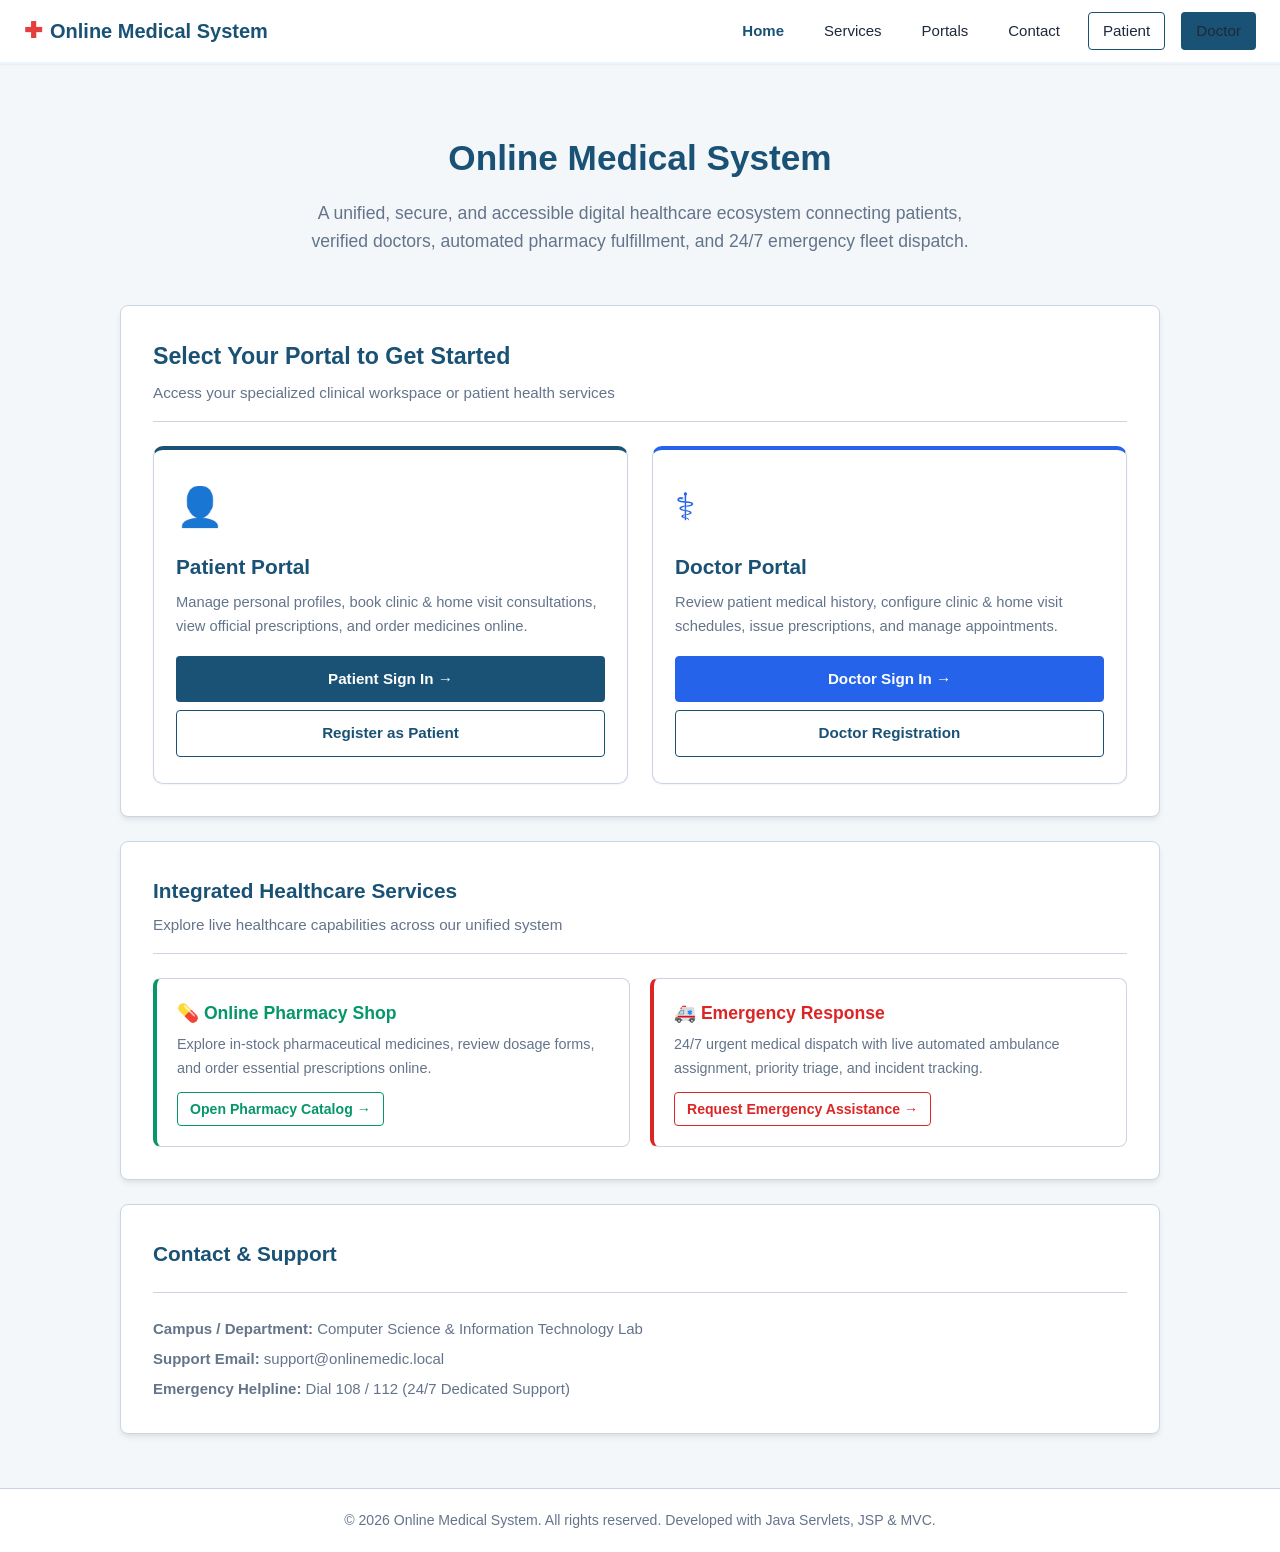
<file: web/index.html>
<!DOCTYPE html>
<html lang="en">
<head>
    <meta charset="UTF-8">
    <meta name="viewport" content="width=device-width, initial-scale=1.0">
    <title>Online Medical System - Home</title>
    <link rel="stylesheet" href="css/style.css">
    <style>
        .portal-grid-2 {
            display: grid;
            grid-template-columns: repeat(auto-fit, minmax(300px, 1fr));
            gap: 24px;
            margin-top: 20px;
        }
        .portal-card {
            border: 1px solid var(--border-color);
            border-radius: 10px;
            padding: 26px 22px;
            background: #fff;
            display: flex;
            flex-direction: column;
            justify-content: space-between;
            transition: all 0.2s ease-in-out;
            box-shadow: var(--shadow-sm);
        }
        .portal-card:hover {
            transform: translateY(-3px);
            box-shadow: var(--shadow-md);
            border-color: var(--primary-color);
        }
        .portal-icon {
            font-size: 2.4rem;
            margin-bottom: 12px;
        }
    </style>
</head>
<body>

    <!-- Header Navigation -->
    <header class="navbar">
        <a href="index.html" class="navbar-brand">
            <span class="cross-icon">&#10010;</span> Online Medical System
        </a>
        <nav>
            <ul class="navbar-nav">
                <li><a href="index.html" class="active">Home</a></li>
                <li><a href="#services">Services</a></li>
                <li><a href="#portals">Portals</a></li>
                <li><a href="#contact">Contact</a></li>
                <li><a href="modules/patient/patient_login.jsp" class="btn btn-outline" style="padding: 6px 14px;">Patient</a></li>
                <li><a href="modules/doctor/doctor_login.jsp" class="btn btn-primary" style="padding: 6px 14px;">Doctor</a></li>
            </ul>
        </nav>
    </header>

    <main class="main-content">
        <!-- Hero Welcome Section -->
        <section class="hero-section">
            <h1 class="hero-title">Online Medical System</h1>
            <p class="hero-lead">
                A unified, secure, and accessible digital healthcare ecosystem connecting patients, verified doctors, automated pharmacy fulfillment, and 24/7 emergency fleet dispatch.
            </p>
        </section>

        <!-- Public Service Portals (Patient & Doctor) -->
        <section class="card" id="portals">
            <div class="card-header text-center">
                <h2 class="page-title" style="font-size: 1.45rem;">Select Your Portal to Get Started</h2>
                <p class="page-subtitle">Access your specialized clinical workspace or patient health services</p>
            </div>

            <div class="portal-grid-2">
                <!-- 1. Patient Portal -->
                <div class="portal-card" style="border-top: 4px solid var(--primary-color);">
                    <div>
                        <div class="portal-icon" style="color: var(--primary-color);">&#128100;</div>
                        <h3 class="role-card-title" style="margin-bottom: 8px;">Patient Portal</h3>
                        <p class="role-card-desc" style="font-size: 0.92rem; margin-bottom: 18px;">
                            Manage personal profiles, book clinic & home visit consultations, view official prescriptions, and order medicines online.
                        </p>
                    </div>
                    <div style="display: flex; flex-direction: column; gap: 8px;">
                        <a href="modules/patient/patient_login.jsp" class="btn btn-primary btn-block">
                            Patient Sign In &rarr;
                        </a>
                        <a href="modules/patient/patient_signup.jsp" class="btn btn-outline btn-block">
                            Register as Patient
                        </a>
                    </div>
                </div>

                <!-- 2. Doctor Portal -->
                <div class="portal-card" style="border-top: 4px solid #2563eb;">
                    <div>
                        <div class="portal-icon" style="color: #2563eb;">&#9877;</div>
                        <h3 class="role-card-title" style="margin-bottom: 8px;">Doctor Portal</h3>
                        <p class="role-card-desc" style="font-size: 0.92rem; margin-bottom: 18px;">
                            Review patient medical history, configure clinic & home visit schedules, issue prescriptions, and manage appointments.
                        </p>
                    </div>
                    <div style="display: flex; flex-direction: column; gap: 8px;">
                        <a href="modules/doctor/doctor_login.jsp" class="btn btn-primary btn-block" style="background: #2563eb; border-color: #2563eb;">
                            Doctor Sign In &rarr;
                        </a>
                        <a href="modules/doctor/doctor_signup.jsp" class="btn btn-outline btn-block">
                            Doctor Registration
                        </a>
                    </div>
                </div>
            </div>
        </section>

        <!-- Integrated Healthcare Services Section -->
        <section class="card" id="services">
            <div class="card-header">
                <h2 class="page-title" style="font-size: 1.3rem;">Integrated Healthcare Services</h2>
                <p class="page-subtitle">Explore live healthcare capabilities across our unified system</p>
            </div>

            <div class="service-grid">
                <div class="service-card" style="border-left-color: #059669;">
                    <h3 style="font-size: 1.1rem; color: #059669; margin-bottom: 6px;">&#128138; Online Pharmacy Shop</h3>
                    <p style="color: var(--text-muted); font-size: 0.9rem; margin-bottom: 12px;">
                        Explore in-stock pharmaceutical medicines, review dosage forms, and order essential prescriptions online.
                    </p>
                    <a href="PharmacyCatalogServlet" class="btn btn-outline" style="padding: 5px 12px; font-size: 0.88rem; color: #059669; border-color: #059669;">
                        Open Pharmacy Catalog &rarr;
                    </a>
                </div>

                <div class="service-card" style="border-left-color: #dc2626;">
                    <h3 style="font-size: 1.1rem; color: #dc2626; margin-bottom: 6px;">&#128657; Emergency Response</h3>
                    <p style="color: var(--text-muted); font-size: 0.9rem; margin-bottom: 12px;">
                        24/7 urgent medical dispatch with live automated ambulance assignment, priority triage, and incident tracking.
                    </p>
                    <a href="EmergencyRequestServlet" class="btn btn-outline" style="padding: 5px 12px; font-size: 0.88rem; color: #dc2626; border-color: #dc2626;">
                        Request Emergency Assistance &rarr;
                    </a>
                </div>
            </div>
        </section>

        <!-- Contact Section -->
        <section class="card" id="contact">
            <div class="card-header">
                <h2 class="page-title" style="font-size: 1.3rem;">Contact & Support</h2>
            </div>
            <p style="color: var(--text-muted); margin-bottom: 6px;">
                <strong>Campus / Department:</strong> Computer Science & Information Technology Lab
            </p>
            <p style="color: var(--text-muted); margin-bottom: 6px;">
                <strong>Support Email:</strong> support@onlinemedic.local
            </p>
            <p style="color: var(--text-muted);">
                <strong>Emergency Helpline:</strong> Dial 108 / 112 (24/7 Dedicated Support)
            </p>
        </section>
    </main>

    <!-- Footer -->
    <footer class="footer">
        <p>&copy; 2026 Online Medical System. All rights reserved. Developed with Java Servlets, JSP & MVC.</p>
    </footer>

    <script src="js/common.js"></script>
</body>
</html>
</file>
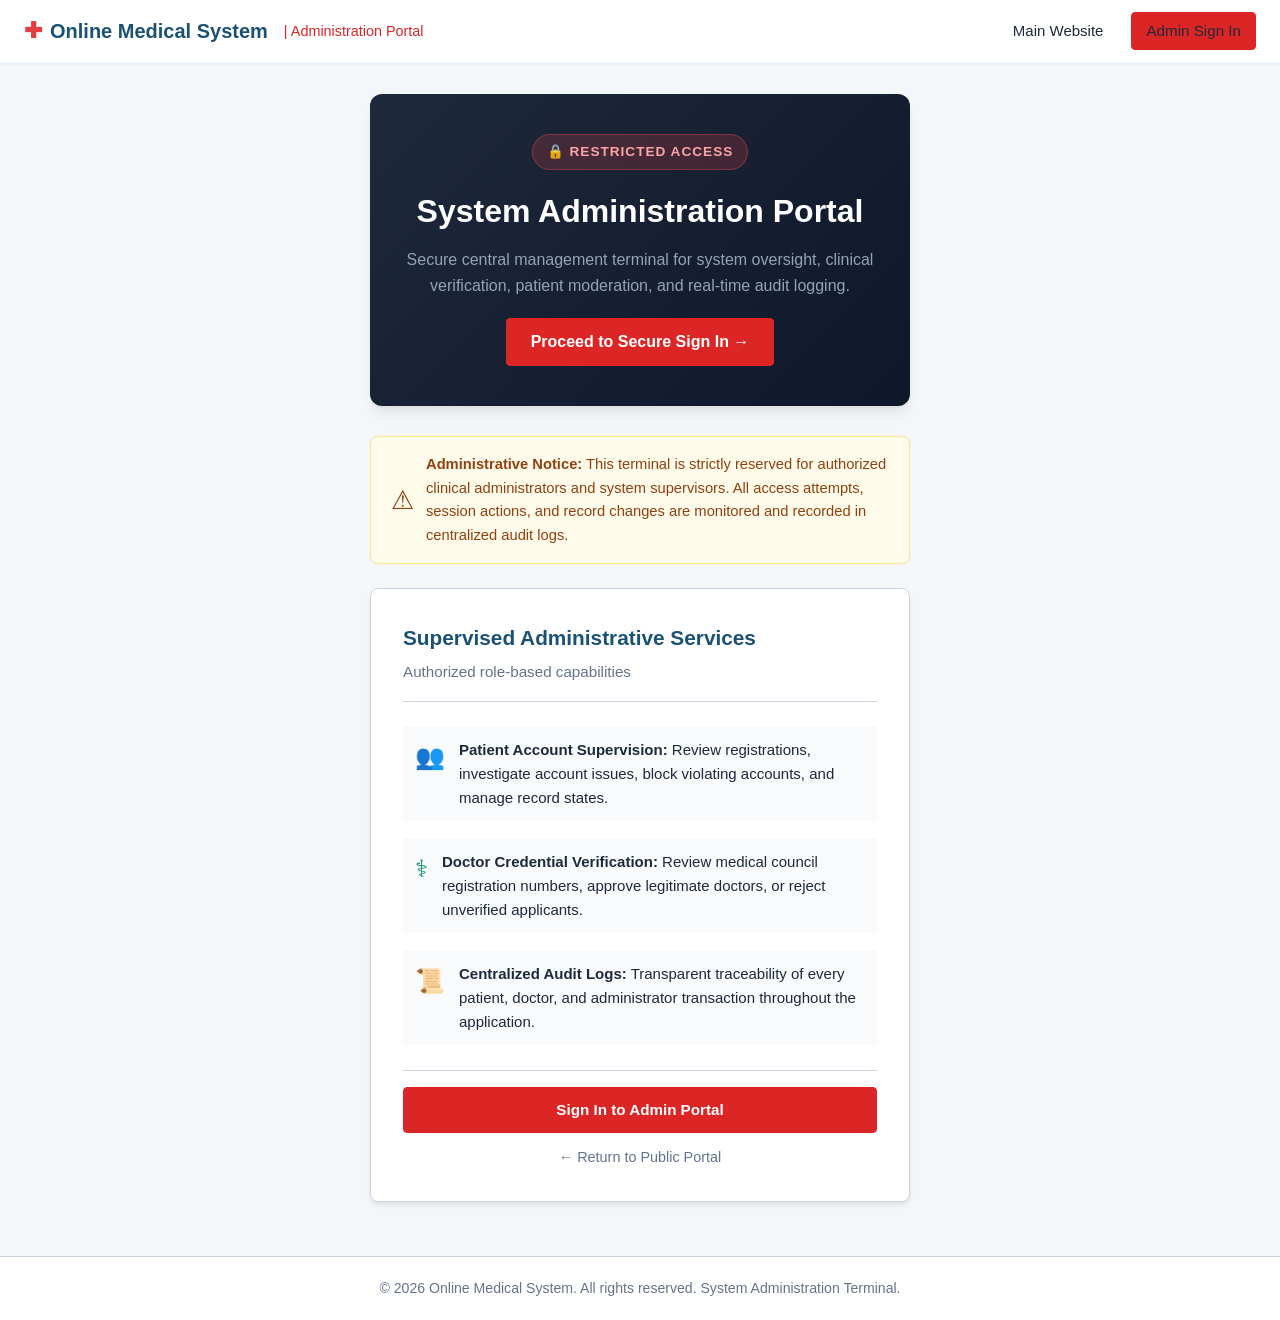
<file: web/admin.html>
<!DOCTYPE html>
<html lang="en">
<head>
    <meta charset="UTF-8">
    <meta name="viewport" content="width=device-width, initial-scale=1.0">
    <title>Administration Portal - Online Medical System</title>
    <link rel="stylesheet" href="css/style.css">
    <style>
        .admin-hero {
            text-align: center;
            padding: 40px 20px;
            background: linear-gradient(135deg, #1e293b 0%, #0f172a 100%);
            color: #ffffff;
            border-radius: var(--radius-lg);
            margin-bottom: 30px;
            box-shadow: var(--shadow-lg);
        }
        .admin-badge {
            display: inline-block;
            background: rgba(239, 68, 68, 0.2);
            color: #fca5a5;
            border: 1px solid rgba(239, 68, 68, 0.4);
            padding: 6px 14px;
            border-radius: 20px;
            font-size: 0.85rem;
            font-weight: 600;
            margin-bottom: 16px;
            text-transform: uppercase;
            letter-spacing: 1px;
        }
        .security-banner {
            background-color: #fffbeb;
            border: 1px solid #fde68a;
            border-radius: var(--radius-md);
            padding: 16px 20px;
            margin-bottom: 24px;
            color: #92400e;
            font-size: 0.92rem;
            display: flex;
            align-items: center;
            gap: 12px;
        }
    </style>
</head>
<body>

    <!-- Header Navigation -->
    <header class="navbar">
        <a href="index.html" class="navbar-brand">
            <span class="cross-icon">&#10010;</span> Online Medical System
            <span style="font-size: 0.9rem; font-weight: 500; color: #dc2626; margin-left: 8px;">| Administration Portal</span>
        </a>
        <nav>
            <ul class="navbar-nav">
                <li><a href="index.html">Main Website</a></li>
                <li><a href="modules/admin/admin_login.jsp" class="btn btn-primary" style="padding: 6px 14px; background: #dc2626; border-color: #dc2626;">Admin Sign In</a></li>
            </ul>
        </nav>
    </header>

    <main class="main-content main-content-narrow">
        <!-- Hero Section -->
        <section class="admin-hero">
            <span class="admin-badge">&#128274; Restricted Access</span>
            <h1 style="font-size: 2rem; margin-bottom: 10px; color: #ffffff;">System Administration Portal</h1>
            <p style="color: #94a3b8; font-size: 1rem; max-width: 480px; margin: 0 auto 20px auto;">
                Secure central management terminal for system oversight, clinical verification, patient moderation, and real-time audit logging.
            </p>
            <a href="modules/admin/admin_login.jsp" class="btn btn-primary" style="background: #dc2626; border-color: #dc2626; font-size: 1rem; padding: 10px 24px;">
                Proceed to Secure Sign In &rarr;
            </a>
        </section>

        <!-- Compliance & Security Advisory -->
        <div class="security-banner">
            <div style="font-size: 1.6rem;">&#9888;</div>
            <div>
                <strong>Administrative Notice:</strong> This terminal is strictly reserved for authorized clinical administrators and system supervisors. All access attempts, session actions, and record changes are monitored and recorded in centralized audit logs.
            </div>
        </div>

        <!-- Quick Access Card -->
        <div class="card">
            <div class="card-header text-center">
                <h2 class="page-title" style="font-size: 1.3rem;">Supervised Administrative Services</h2>
                <p class="page-subtitle">Authorized role-based capabilities</p>
            </div>

            <div style="display: grid; gap: 16px;">
                <div style="display: flex; gap: 14px; align-items: flex-start; padding: 12px; background: #f8fafc; border-radius: var(--radius-sm);">
                    <div style="font-size: 1.5rem; color: #2563eb;">&#128101;</div>
                    <div>
                        <strong>Patient Account Supervision:</strong> Review registrations, investigate account issues, block violating accounts, and manage record states.
                    </div>
                </div>

                <div style="display: flex; gap: 14px; align-items: flex-start; padding: 12px; background: #f8fafc; border-radius: var(--radius-sm);">
                    <div style="font-size: 1.5rem; color: #059669;">&#9877;</div>
                    <div>
                        <strong>Doctor Credential Verification:</strong> Review medical council registration numbers, approve legitimate doctors, or reject unverified applicants.
                    </div>
                </div>

                <div style="display: flex; gap: 14px; align-items: flex-start; padding: 12px; background: #f8fafc; border-radius: var(--radius-sm);">
                    <div style="font-size: 1.5rem; color: #7c3aed;">&#128220;</div>
                    <div>
                        <strong>Centralized Audit Logs:</strong> Transparent traceability of every patient, doctor, and administrator transaction throughout the application.
                    </div>
                </div>
            </div>

            <div style="text-align: center; margin-top: 24px; padding-top: 16px; border-top: 1px solid var(--border-color);">
                <a href="modules/admin/admin_login.jsp" class="btn btn-primary btn-block" style="background: #dc2626; border-color: #dc2626;">
                    Sign In to Admin Portal
                </a>
                <div style="margin-top: 12px;">
                    <a href="index.html" style="color: var(--text-muted); font-size: 0.9rem; text-decoration: none;">&larr; Return to Public Portal</a>
                </div>
            </div>
        </div>
    </main>

    <footer class="footer">
        <p>&copy; 2026 Online Medical System. All rights reserved. System Administration Terminal.</p>
    </footer>

</body>
</html>
</file>
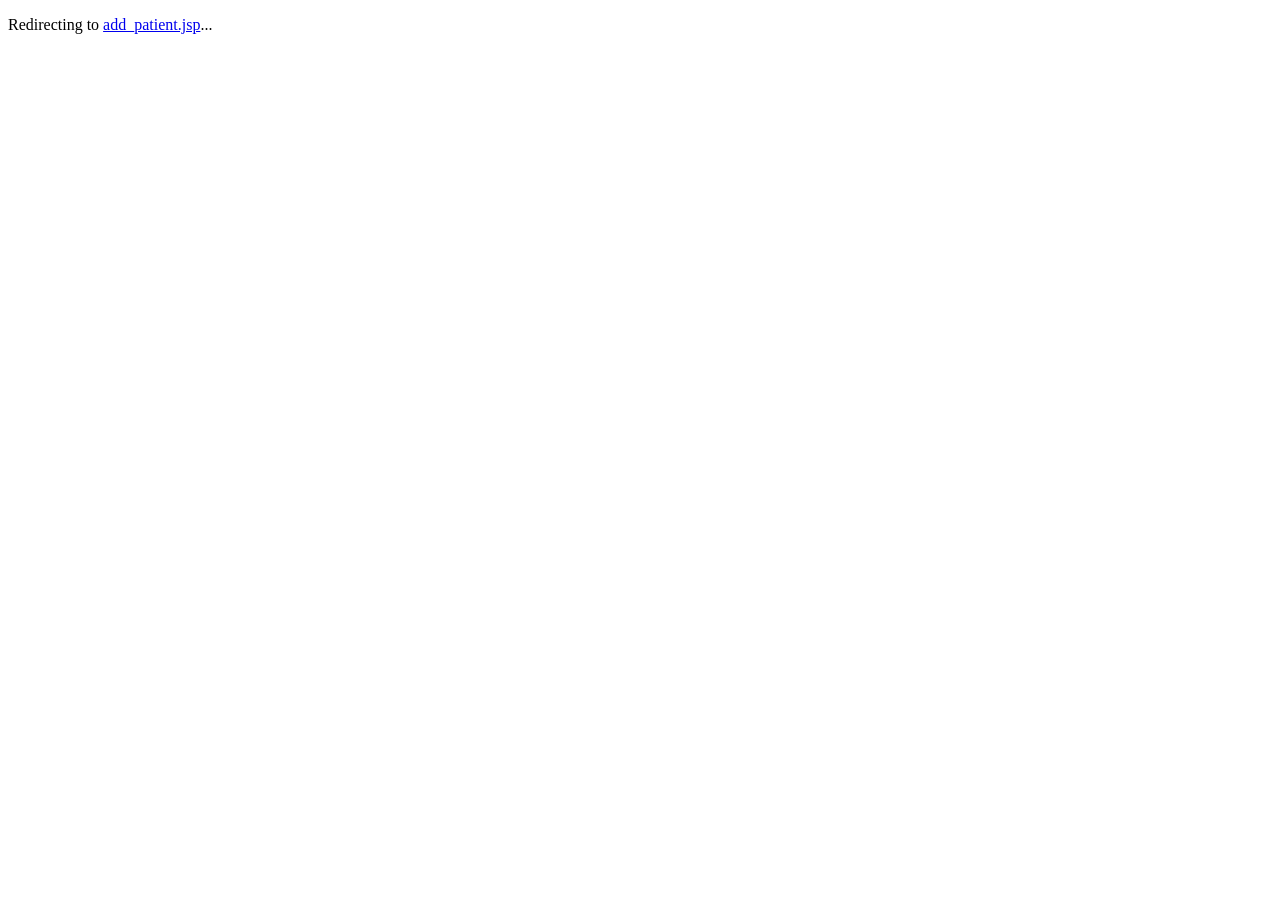
<file: web/modules/patient/add_patient.html>
<!DOCTYPE html>
<html>
<head>
    <meta http-equiv="refresh" content="0; url=add_patient.jsp">
    <title>Redirecting...</title>
</head>
<body>
    <p>Redirecting to <a href="add_patient.jsp">add_patient.jsp</a>...</p>
</body>
</html>
</file>
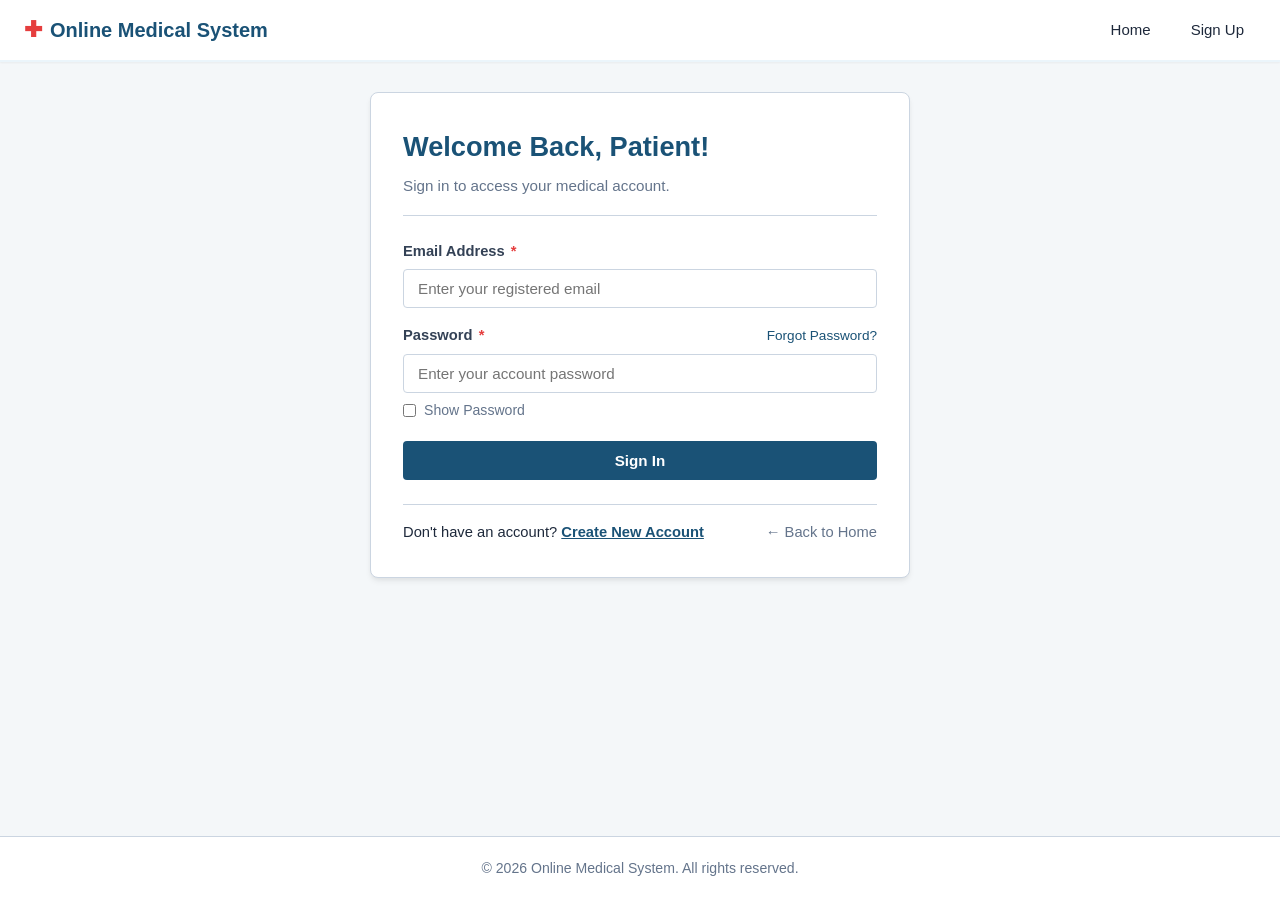
<file: web/modules/patient/patient_login.html>
<!DOCTYPE html>
<html lang="en">
<head>
    <meta charset="UTF-8">
    <meta name="viewport" content="width=device-width, initial-scale=1.0">
    <title>Patient Sign In - Online Medical System</title>
    <link rel="stylesheet" href="../../css/style.css">
</head>
<body>

    <!-- Header Navigation -->
    <header class="navbar">
        <a href="../../index.html" class="navbar-brand">
            <span class="cross-icon">&#10010;</span> Online Medical System
        </a>
        <nav>
            <ul class="navbar-nav">
                <li><a href="../../index.html">Home</a></li>
                <li><a href="patient_signup.jsp">Sign Up</a></li>
            </ul>
        </nav>
    </header>

    <main class="main-content main-content-narrow">
        <div class="card">
            <div class="card-header text-center">
                <h1 class="page-title">Welcome Back, Patient!</h1>
                <p class="page-subtitle">Sign in to access your medical account.</p>
            </div>

            <!-- Meaningful error message container -->
            <div id="errorMessage" class="alert alert-error" style="display: none;"></div>

            <!-- Informational message for notifications -->
            <div id="infoMessage" class="alert alert-info" style="display: none;"></div>

            <form id="loginForm" action="../../PatientLoginServlet" method="post">

                <!-- Email Address -->
                <div class="form-group">
                    <label for="email" class="form-label">Email Address <span class="required">*</span></label>
                    <input type="email" id="email" name="email" class="form-control" placeholder="Enter your registered email" required autocomplete="email">
                </div>

                <!-- Password -->
                <div class="form-group">
                    <div style="display: flex; justify-content: space-between; align-items: center; margin-bottom: 6px;">
                        <label for="password" class="form-label" style="margin-bottom: 0;">Password <span class="required">*</span></label>
                        <a href="#forgotPassword" onclick="showForgotPassword(); return false;" style="font-size: 0.85rem; color: var(--primary-color); text-decoration: none;">Forgot Password?</a>
                    </div>
                    <input type="password" id="password" name="password" class="form-control" placeholder="Enter your account password" required autocomplete="current-password">

                    <!-- Show/Hide Password Toggle -->
                    <div class="password-toggle-wrapper">
                        <input type="checkbox" id="showPassToggle" onchange="togglePasswordVisibility()">
                        <label for="showPassToggle" style="cursor: pointer;">Show Password</label>
                    </div>
                </div>

                <!-- Submit Button Group -->
                <div class="btn-group">
                    <button type="submit" id="signInSubmit" class="btn btn-primary btn-block">Sign In</button>
                </div>

                <!-- Auxiliary Navigation Links -->
                <div style="margin-top: 24px; padding-top: 16px; border-top: 1px solid var(--border-color); display: flex; justify-content: space-between; flex-wrap: wrap; gap: 10px; font-size: 0.92rem;">
                    <span>Don't have an account? <a href="patient_signup.jsp" style="color: var(--primary-color); font-weight: 600;">Create New Account</a></span>
                    <a href="../../index.html" style="color: var(--text-muted); text-decoration: none;">&larr; Back to Home</a>
                </div>
            </form>
        </div>
    </main>

    <footer class="footer">
        <p>&copy; 2026 Online Medical System. All rights reserved.</p>
    </footer>

    <!-- Interactive Client Scripts -->
    <script src="../../js/common.js"></script>
    <script>
        // Check for error query parameter and display message
        (function() {
            var params = new URLSearchParams(window.location.search);
            var err = params.get("error");
            if (err) {
                var el = document.getElementById("errorMessage");
                el.innerText = err;
                el.style.display = "block";
            }
        })();

        function togglePasswordVisibility() {
            var pass = document.getElementById("password");
            var isChecked = document.getElementById("showPassToggle").checked;
            pass.type = isChecked ? "text" : "password";
        }

        function showForgotPassword() {
            var infoEl = document.getElementById("infoMessage");
            infoEl.innerText = "Notice: Automated password recovery is not yet implemented. Please contact the clinic administrator at support@onlinemedic.local to reset your credentials.";
            infoEl.style.display = "block";
            window.scrollTo({ top: infoEl.offsetTop - 80, behavior: 'smooth' });
        }

        document.getElementById("loginForm").addEventListener("submit", function(event) {
            var email = document.getElementById("email").value.trim();
            var password = document.getElementById("password").value;
            var errDiv = document.getElementById("errorMessage");

            if (email === "") {
                errDiv.innerText = "Please enter your email address.";
                errDiv.style.display = "block";
                document.getElementById("email").focus();
                event.preventDefault();
                return;
            }

            if (password === "") {
                errDiv.innerText = "Please enter your password.";
                errDiv.style.display = "block";
                document.getElementById("password").focus();
                event.preventDefault();
                return;
            }
        });
    </script>
</body>
</html>
</file>
<file: web/css/style.css>
/* ==========================================================================
   ONLINE MEDICAL SYSTEM - Shared Main Stylesheet
   Clean, modern, accessible medical styling (Pure CSS, 0 external frameworks)
   ========================================================================== */

/* --- CSS Reset & Variables --- */
:root {
    --primary-color: #1a5276;       /* Medical Deep Blue */
    --primary-hover: #154360;       /* Darker Blue */
    --primary-light: #ebf5fb;       /* Very Soft Blue Tint */
    --accent-color: #0e86d4;        /* Bright Medical Blue */
    --text-main: #1e293b;           /* Slate 800 - High Contrast Readability */
    --text-muted: #64748b;          /* Slate 500 */
    --bg-page: #f4f7f9;             /* Light Hospital Grey / Off-White */
    --bg-card: #ffffff;             /* Pure White Container */
    --border-color: #cbd5e1;        /* Light Grey Border */
    --border-focus: #1a5276;
    
    /* Semantic Status Colors */
    --success-bg: #e6fffa;
    --success-text: #234e52;
    --success-border: #81e6d9;
    
    --error-bg: #fff5f5;
    --error-text: #742a2a;
    --error-border: #feb2b2;
    
    --warning-bg: #fffbeb;
    --warning-text: #92400e;
    --warning-border: #fcd34d;
    
    /* Elevation Shadows */
    --shadow-sm: 0 1px 2px 0 rgba(0, 0, 0, 0.05);
    --shadow-md: 0 4px 6px -1px rgba(0, 0, 0, 0.07), 0 2px 4px -1px rgba(0, 0, 0, 0.04);
    --shadow-lg: 0 10px 15px -3px rgba(0, 0, 0, 0.08), 0 4px 6px -2px rgba(0, 0, 0, 0.04);
    
    --radius-sm: 4px;
    --radius-md: 8px;
    --radius-lg: 12px;
}

* {
    box-sizing: border-box;
    margin: 0;
    padding: 0;
}

body {
    font-family: 'Segoe UI', -apple-system, BlinkMacSystemFont, Roboto, Helvetica, Arial, sans-serif;
    background-color: var(--bg-page);
    color: var(--text-main);
    line-height: 1.6;
    font-size: 15px;
    min-height: 100vh;
    display: flex;
    flex-direction: column;
}

/* --- Global Navbar / Header --- */
.navbar {
    background-color: #ffffff;
    border-bottom: 2px solid var(--primary-light);
    box-shadow: var(--shadow-sm);
    padding: 12px 24px;
    display: flex;
    justify-content: space-between;
    align-items: center;
    position: sticky;
    top: 0;
    z-index: 100;
}

.navbar-brand {
    font-size: 1.25rem;
    font-weight: 700;
    color: var(--primary-color);
    text-decoration: none;
    display: flex;
    align-items: center;
    gap: 8px;
}

.navbar-brand .cross-icon {
    font-size: 1.4rem;
    color: #e53e3e;
}

.navbar-nav {
    display: flex;
    align-items: center;
    gap: 16px;
    list-style: none;
}

.navbar-nav a {
    color: var(--text-main);
    text-decoration: none;
    font-weight: 500;
    padding: 6px 12px;
    border-radius: var(--radius-sm);
    transition: background 0.2s, color 0.2s;
}

.navbar-nav a:hover {
    color: var(--primary-color);
    background-color: var(--primary-light);
}

.navbar-nav a.active {
    color: var(--primary-color);
    font-weight: 600;
}

/* --- Page Layout Containers --- */
.main-content {
    flex: 1;
    max-width: 1080px;
    width: 100%;
    margin: 30px auto;
    padding: 0 20px;
}

.main-content-narrow {
    max-width: 580px;
}

.card {
    background-color: var(--bg-card);
    border: 1px solid var(--border-color);
    border-radius: var(--radius-md);
    box-shadow: var(--shadow-md);
    padding: 32px;
    margin-bottom: 24px;
}

.card-header {
    border-bottom: 1px solid var(--border-color);
    padding-bottom: 16px;
    margin-bottom: 24px;
}

.page-title {
    font-size: 1.7rem;
    color: var(--primary-color);
    margin-bottom: 6px;
    font-weight: 700;
}

.page-subtitle {
    color: var(--text-muted);
    font-size: 0.95rem;
}

/* --- Form Elements --- */
.form-section {
    background-color: #fafbfc;
    border: 1px solid #e2e8f0;
    border-radius: var(--radius-md);
    padding: 20px;
    margin-bottom: 20px;
}

.form-section-title {
    font-size: 1.1rem;
    font-weight: 600;
    color: var(--primary-color);
    margin-bottom: 14px;
    border-bottom: 1px dashed #cbd5e1;
    padding-bottom: 6px;
}

.form-group {
    margin-bottom: 16px;
}

.form-label {
    display: block;
    margin-bottom: 6px;
    font-weight: 600;
    font-size: 0.92rem;
    color: #334155;
}

.form-label .required {
    color: #e53e3e;
    margin-left: 2px;
}

.form-control {
    width: 100%;
    padding: 10px 14px;
    font-size: 0.95rem;
    color: var(--text-main);
    background-color: #ffffff;
    border: 1px solid var(--border-color);
    border-radius: var(--radius-sm);
    transition: border-color 0.2s, box-shadow 0.2s;
    font-family: inherit;
}

.form-control:focus {
    border-color: var(--primary-color);
    outline: none;
    box-shadow: 0 0 0 3px rgba(26, 82, 118, 0.15);
}

.radio-group, .checkbox-group {
    display: flex;
    flex-wrap: wrap;
    gap: 16px;
    padding: 4px 0;
}

.radio-label, .checkbox-label {
    display: inline-flex;
    align-items: center;
    gap: 6px;
    cursor: pointer;
    font-weight: normal;
}

.radio-label input, .checkbox-label input {
    cursor: pointer;
}

/* Password Toggle Wrapper */
.password-toggle-wrapper {
    display: flex;
    align-items: center;
    gap: 8px;
    margin-top: 6px;
    font-size: 0.88rem;
    color: var(--text-muted);
}

/* --- Buttons --- */
.btn {
    display: inline-flex;
    align-items: center;
    justify-content: center;
    padding: 10px 22px;
    font-size: 0.95rem;
    font-weight: 600;
    border-radius: var(--radius-sm);
    text-decoration: none;
    cursor: pointer;
    transition: all 0.2s ease;
    border: 1px solid transparent;
    font-family: inherit;
    gap: 6px;
}

.btn-primary {
    background-color: var(--primary-color);
    color: #ffffff;
}

.btn-primary:hover {
    background-color: var(--primary-hover);
    box-shadow: var(--shadow-sm);
}

.btn-secondary {
    background-color: #f1f5f9;
    color: #334155;
    border-color: #cbd5e1;
}

.btn-secondary:hover {
    background-color: #e2e8f0;
}

.btn-outline {
    background-color: transparent;
    color: var(--primary-color);
    border-color: var(--primary-color);
}

.btn-outline:hover {
    background-color: var(--primary-light);
}

.btn-danger {
    background-color: #dc2626;
    color: #ffffff;
}

.btn-danger:hover {
    background-color: #b91c1c;
}

.btn-block {
    width: 100%;
}

.btn-group {
    display: flex;
    gap: 12px;
    flex-wrap: wrap;
    align-items: center;
    margin-top: 20px;
}

/* --- Alerts & Messages --- */
.alert {
    padding: 12px 16px;
    border-radius: var(--radius-sm);
    margin-bottom: 20px;
    font-size: 0.92rem;
    border: 1px solid transparent;
    display: flex;
    align-items: center;
    gap: 10px;
}

.alert-error {
    background-color: var(--error-bg);
    color: var(--error-text);
    border-color: var(--error-border);
}

.alert-success {
    background-color: var(--success-bg);
    color: var(--success-text);
    border-color: var(--success-border);
}

.alert-info {
    background-color: var(--primary-light);
    color: var(--primary-color);
    border-color: #b9e2fe;
}

/* --- Badges --- */
.badge {
    display: inline-block;
    padding: 3px 10px;
    border-radius: 9999px;
    font-size: 0.8rem;
    font-weight: 700;
    text-transform: uppercase;
    letter-spacing: 0.5px;
}

.badge-verified {
    background-color: #d1fae5;
    color: #065f46;
    border: 1px solid #a7f3d0;
}

.badge-unverified {
    background-color: #fef3c7;
    color: #92400e;
    border: 1px solid #fde68a;
}

/* --- Tables --- */
.table-responsive {
    overflow-x: auto;
    margin-top: 16px;
    border: 1px solid var(--border-color);
    border-radius: var(--radius-md);
}

.table {
    width: 100%;
    border-collapse: collapse;
    background-color: #ffffff;
    text-align: left;
}

.table th {
    background-color: #f8fafc;
    color: #334155;
    font-weight: 600;
    font-size: 0.88rem;
    text-transform: uppercase;
    letter-spacing: 0.5px;
    padding: 12px 16px;
    border-bottom: 2px solid var(--border-color);
}

.table td {
    padding: 14px 16px;
    border-bottom: 1px solid #e2e8f0;
    font-size: 0.93rem;
}

.table tr:last-child td {
    border-bottom: none;
}

.table tr:hover {
    background-color: #f8fafc;
}

/* --- Dashboard Grid & Cards --- */
.dashboard-grid {
    display: grid;
    grid-template-columns: repeat(auto-fill, minmax(280px, 1fr));
    gap: 20px;
    margin-top: 24px;
}

.dash-card {
    background-color: #ffffff;
    border: 1px solid var(--border-color);
    border-radius: var(--radius-md);
    padding: 22px;
    display: flex;
    flex-direction: column;
    justify-content: space-between;
    box-shadow: var(--shadow-sm);
    transition: transform 0.2s, box-shadow 0.2s;
}

.dash-card:hover {
    transform: translateY(-2px);
    box-shadow: var(--shadow-md);
    border-color: #94a3b8;
}

.dash-card-icon {
    font-size: 1.8rem;
    margin-bottom: 12px;
    color: var(--primary-color);
}

.dash-card-title {
    font-size: 1.15rem;
    font-weight: 700;
    color: var(--primary-color);
    margin-bottom: 8px;
}

.dash-card-desc {
    color: var(--text-muted);
    font-size: 0.9rem;
    margin-bottom: 18px;
    flex: 1;
}

/* --- Profile Details List --- */
.profile-list {
    list-style: none;
    margin-top: 10px;
}

.profile-item {
    display: flex;
    justify-content: space-between;
    padding: 12px 0;
    border-bottom: 1px solid #e2e8f0;
    font-size: 0.95rem;
}

.profile-item:last-child {
    border-bottom: none;
}

.profile-label {
    font-weight: 600;
    color: #475569;
}

.profile-value {
    color: var(--text-main);
}

/* --- Empty State Card --- */
.empty-state {
    text-align: center;
    padding: 40px 20px;
    color: var(--text-muted);
}

.empty-state-icon {
    font-size: 2.5rem;
    margin-bottom: 12px;
    color: #94a3b8;
}

.empty-state-text {
    font-size: 1rem;
    margin-bottom: 16px;
}

/* --- Homepage Specific --- */
.hero-section {
    text-align: center;
    padding: 36px 20px 20px 20px;
}

.hero-title {
    font-size: 2.2rem;
    color: var(--primary-color);
    font-weight: 800;
    margin-bottom: 12px;
}

.hero-lead {
    font-size: 1.1rem;
    color: var(--text-muted);
    max-width: 680px;
    margin: 0 auto 30px auto;
}

.role-selection-grid {
    display: grid;
    grid-template-columns: repeat(auto-fit, minmax(280px, 1fr));
    gap: 24px;
    margin: 20px 0;
}

.role-card {
    background-color: #ffffff;
    border: 2px solid var(--border-color);
    border-radius: var(--radius-lg);
    padding: 28px;
    text-align: center;
    cursor: pointer;
    transition: all 0.2s ease;
}

.role-card:hover {
    border-color: var(--primary-color);
    box-shadow: var(--shadow-md);
}

.role-card.selected {
    border-color: var(--primary-color);
    background-color: var(--primary-light);
    box-shadow: var(--shadow-md);
}

.role-card-icon {
    font-size: 2.2rem;
    margin-bottom: 12px;
}

.role-card-title {
    font-size: 1.3rem;
    font-weight: 700;
    color: var(--primary-color);
    margin-bottom: 8px;
}

.role-card-desc {
    color: var(--text-muted);
    font-size: 0.92rem;
    margin-bottom: 16px;
}

.service-grid {
    display: grid;
    grid-template-columns: repeat(auto-fit, minmax(260px, 1fr));
    gap: 20px;
    margin-top: 16px;
}

.service-card {
    background-color: #ffffff;
    border: 1px solid var(--border-color);
    border-radius: var(--radius-md);
    padding: 20px;
    border-left: 4px solid var(--accent-color);
}

/* --- Footer --- */
.footer {
    background-color: #ffffff;
    border-top: 1px solid var(--border-color);
    padding: 20px 24px;
    text-align: center;
    color: var(--text-muted);
    font-size: 0.88rem;
    margin-top: auto;
}

/* --- Responsive Media Queries --- */
@media (max-width: 768px) {
    .navbar {
        flex-direction: column;
        gap: 12px;
        padding: 16px;
    }
    
    .navbar-nav {
        flex-wrap: wrap;
        justify-content: center;
    }
    
    .card {
        padding: 20px;
    }
    
    .hero-title {
        font-size: 1.7rem;
    }
    
    .btn-group {
        flex-direction: column;
        width: 100%;
    }
    
    .btn-group .btn {
        width: 100%;
    }
    
    .dashboard-grid {
        grid-template-columns: 1fr;
    }
}


/* --- Profile Verification & Avatar Components --- */
.verification-card {
    background: #fffdf5;
    border: 2px solid #fcd34d;
    border-radius: var(--radius-md);
    padding: 24px;
    margin-bottom: 24px;
}

.verification-header {
    display: flex;
    align-items: center;
    gap: 12px;
    margin-bottom: 14px;
}

.verification-badge-icon {
    font-size: 2rem;
    color: #d97706;
}

.profile-avatar-wrapper {
    display: flex;
    align-items: center;
    gap: 20px;
    margin: 16px 0;
    flex-wrap: wrap;
}

.avatar-preview-box {
    width: 100px;
    height: 100px;
    border-radius: 50%;
    border: 3px solid var(--primary-color);
    overflow: hidden;
    background-color: #f1f5f9;
    display: flex;
    align-items: center;
    justify-content: center;
    box-shadow: var(--shadow-sm);
    flex-shrink: 0;
}

.avatar-preview-box img {
    width: 100%;
    height: 100%;
    object-fit: cover;
}

.btn-disabled {
    background-color: #e2e8f0 !important;
    color: #94a3b8 !important;
    border-color: #cbd5e1 !important;
    cursor: not-allowed !important;
    pointer-events: none;
    text-decoration: none !important;
}

.btn-upload {
    background-color: #0e86d4;
    color: #ffffff;
    border: 1px solid #0e86d4;
    font-weight: 600;
}

.btn-upload:hover {
    background-color: #0c75ba;
    color: #ffffff;
}
</file>
